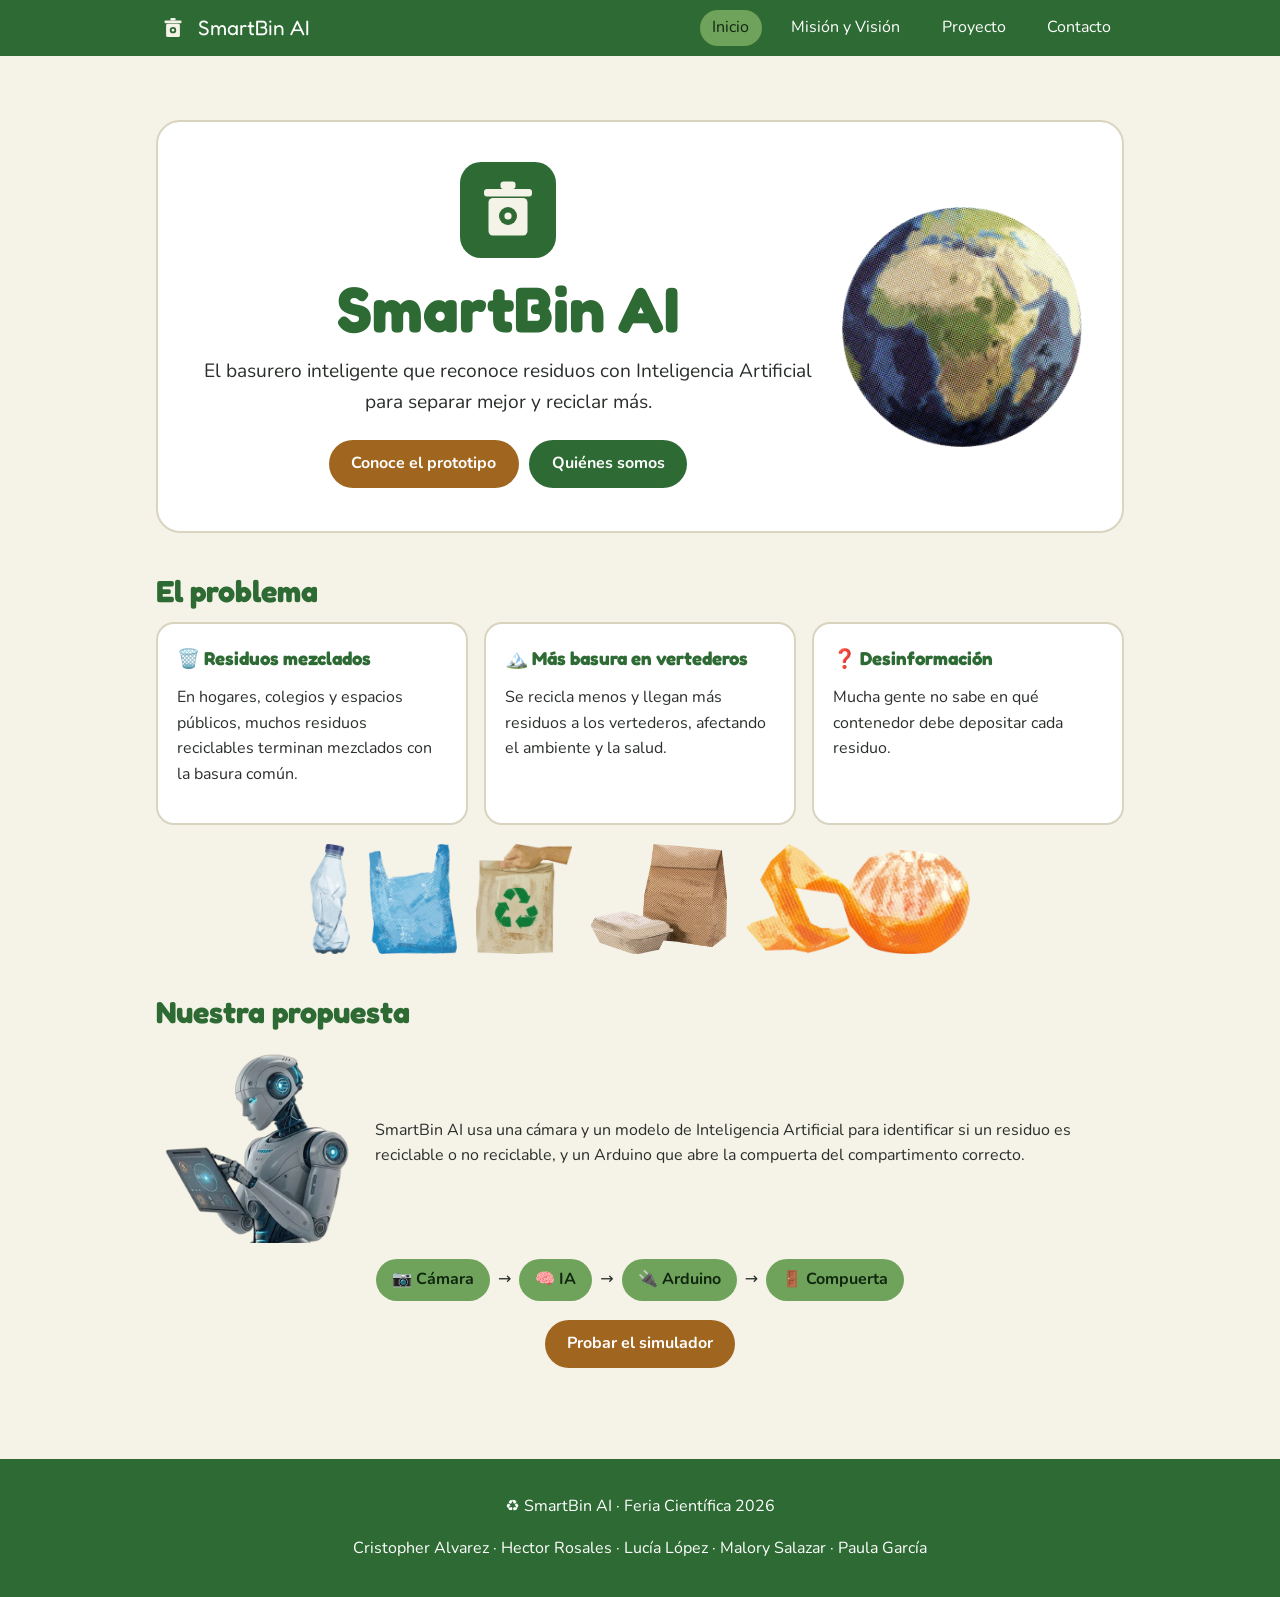
<file: index.html>
<!DOCTYPE html>
<html lang="es">
<head>
<meta charset="utf-8">
<meta name="viewport" content="width=device-width, initial-scale=1">
<title>Inicio | SmartBin AI</title>
<meta name="description" content="SmartBin AI: basurero inteligente que clasifica residuos reciclables y no reciclables con Inteligencia Artificial.">
<link rel="icon" href="assets/logo.svg" type="image/svg+xml">
<link rel="preconnect" href="https://fonts.googleapis.com">
<link rel="stylesheet" href="https://fonts.googleapis.com/css2?family=Fredoka:wght@500;600&family=Nunito:wght@400;700&display=swap">
<link rel="stylesheet" href="styles.css">
<script src="app.js" defer></script>
</head>
<body>
<header><nav>
<a class="marca" href="index.html"><img src="assets/logo.svg" alt="Logo SmartBin AI">SmartBin AI</a>
<a class="enlace activo" href="index.html">Inicio</a><a class="enlace" href="mision-vision.html">Misión y Visión</a><a class="enlace" href="proyecto.html">Proyecto</a><a class="enlace" href="contacto.html">Contacto</a>
</nav></header>
<main>

<section class="hero">
<div class="hero-wrap">
<div>
<img src="assets/logo.svg" alt="">
<h1>SmartBin AI</h1>
<p>El basurero inteligente que reconoce residuos con Inteligencia Artificial para separar mejor y reciclar más.</p>
<a class="btn" href="proyecto.html">Conoce el prototipo</a>
<a class="btn verde" href="mision-vision.html">Quiénes somos</a>
</div>
<img class="grande" src="assets/tierra.webp" alt="Planeta Tierra">
</div>
</section>

<section>
<h2>El problema</h2>
<div class="grid">
<div class="card"><h3>🗑️ Residuos mezclados</h3><p>En hogares, colegios y espacios públicos, muchos residuos reciclables terminan mezclados con la basura común.</p></div>
<div class="card"><h3>🏔️ Más basura en vertederos</h3><p>Se recicla menos y llegan más residuos a los vertederos, afectando el ambiente y la salud.</p></div>
<div class="card"><h3>❓ Desinformación</h3><p>Mucha gente no sabe en qué contenedor debe depositar cada residuo.</p></div>
</div>
<div class="tira">
<img src="assets/botella.webp" alt="Botella de plástico"><img src="assets/bolsa.webp" alt="Bolsa de plástico"><img src="assets/papel.webp" alt="Bolsa de papel"><img src="assets/cajas.webp" alt="Cajas de cartón"><img src="assets/naranja.webp" alt="Cáscara de naranja">
</div>
</section>

<section>
<h2>Nuestra propuesta</h2>
<div class="lado"><img src="assets/robot.webp" alt="Robot con inteligencia artificial"><p>SmartBin AI usa una cámara y un modelo de Inteligencia Artificial para identificar si un residuo es reciclable o no reciclable, y un Arduino que abre la compuerta del compartimento correcto.</p></div>
<div class="pipe"><span>📷 Cámara</span>→<span>🧠 IA</span>→<span>🔌 Arduino</span>→<span>🚪 Compuerta</span></div>
<p style="text-align:center"><a class="btn" href="proyecto.html#simulador">Probar el simulador</a></p>
</section>

</main>
<footer>
<p>♻️ SmartBin AI · Feria Científica <span id="anio"></span></p>
<p>Cristopher Alvarez · Hector Rosales · Lucía López · Malory Salazar · Paula García</p>
</footer>
</body>
</html>
</file>
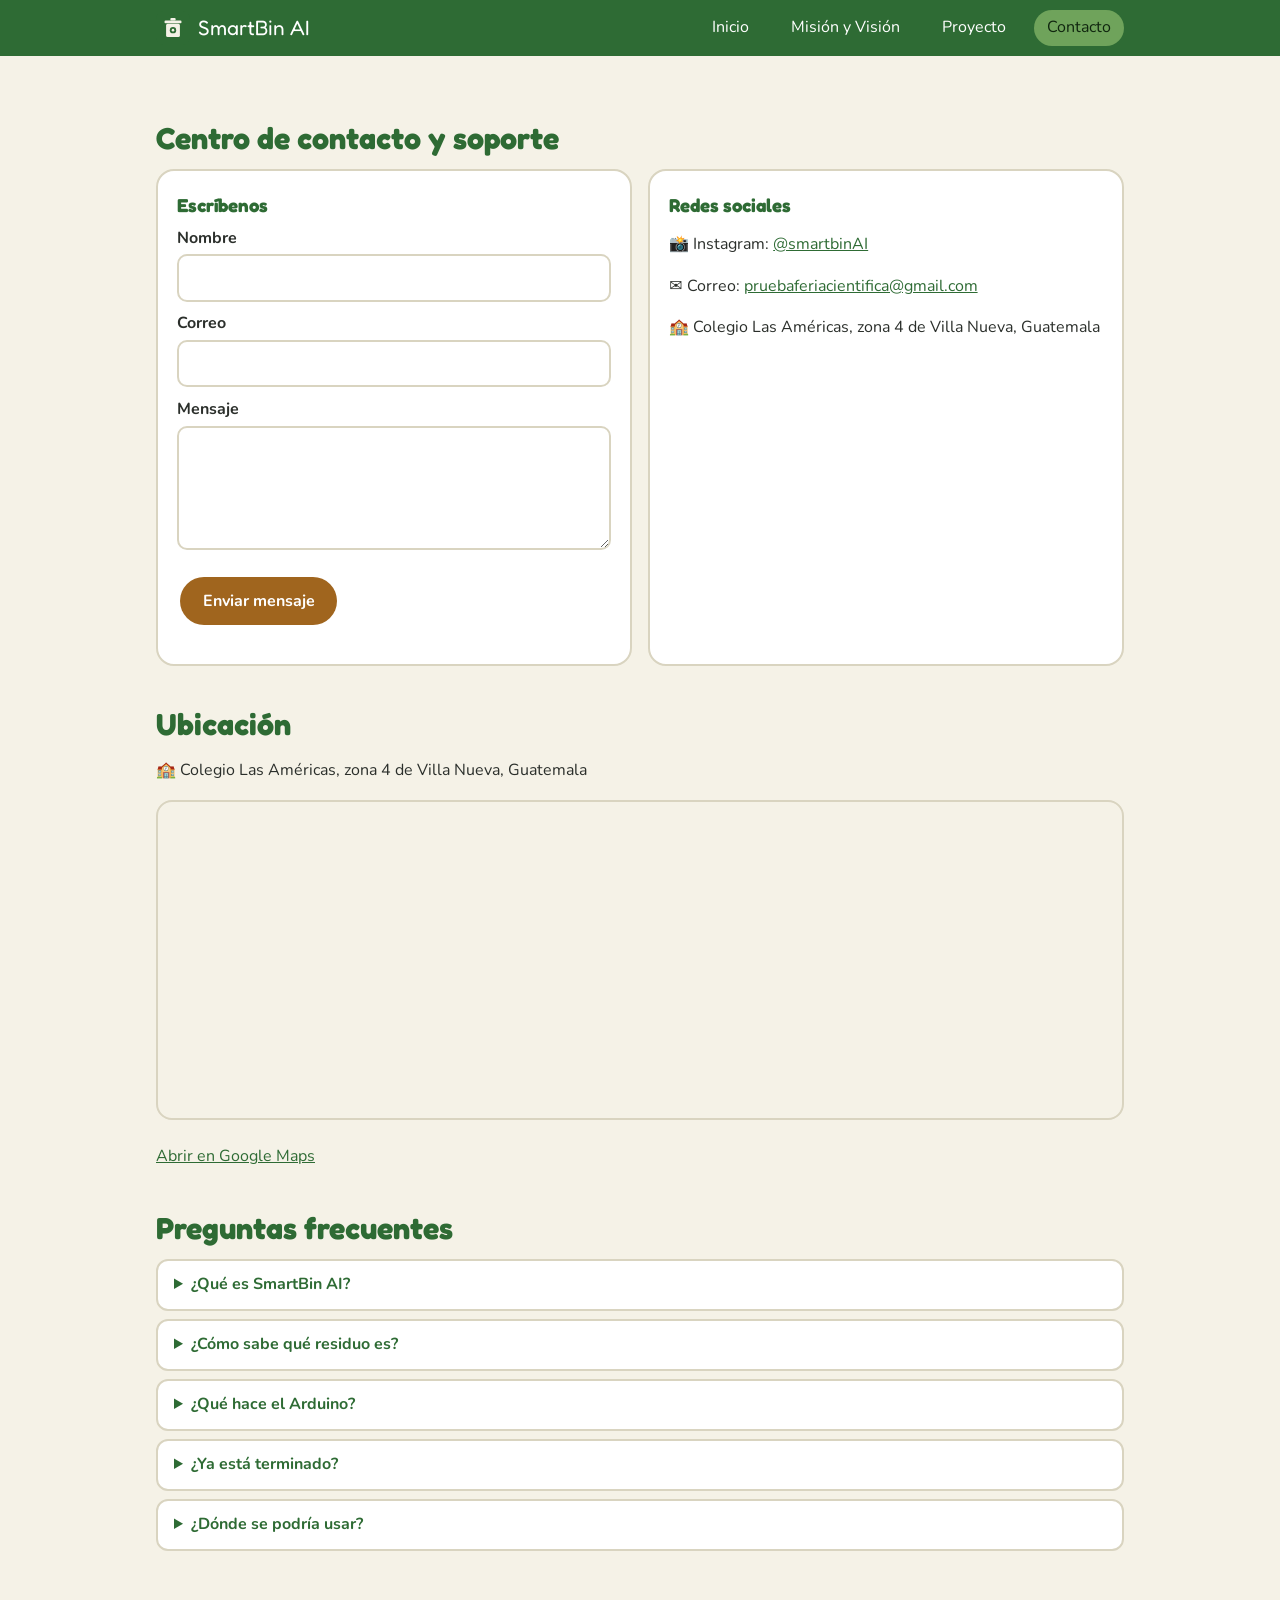
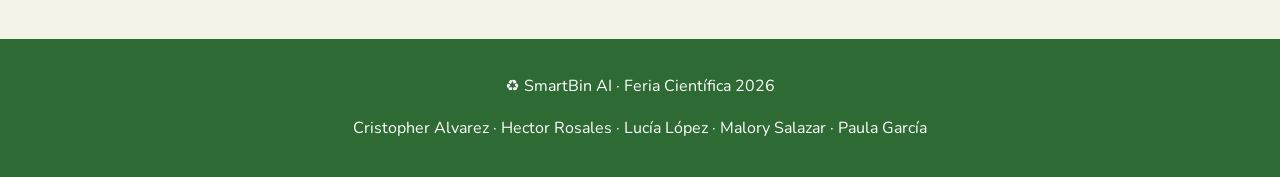
<file: contacto.html>
<!DOCTYPE html>
<html lang="es">
<head>
<meta charset="utf-8">
<meta name="viewport" content="width=device-width, initial-scale=1">
<title>Contacto | SmartBin AI</title>
<meta name="description" content="SmartBin AI: basurero inteligente que clasifica residuos reciclables y no reciclables con Inteligencia Artificial.">
<link rel="icon" href="assets/logo.svg" type="image/svg+xml">
<link rel="preconnect" href="https://fonts.googleapis.com">
<link rel="stylesheet" href="https://fonts.googleapis.com/css2?family=Fredoka:wght@500;600&family=Nunito:wght@400;700&display=swap">
<link rel="stylesheet" href="styles.css">
<script src="app.js" defer></script>
</head>
<body>
<header><nav>
<a class="marca" href="index.html"><img src="assets/logo.svg" alt="Logo SmartBin AI">SmartBin AI</a>
<a class="enlace" href="index.html">Inicio</a><a class="enlace" href="mision-vision.html">Misión y Visión</a><a class="enlace" href="proyecto.html">Proyecto</a><a class="enlace activo" href="contacto.html">Contacto</a>
</nav></header>
<main>

<section>
<h2>Centro de contacto y soporte</h2>
<div class="grid">
<div class="card">
<h3>Escríbenos</h3>
<form id="form-contacto">
<label for="nombre">Nombre</label><input id="nombre" name="nombre" required>
<label for="correo">Correo</label><input id="correo" name="correo" type="email" required>
<label for="mensaje">Mensaje</label><textarea id="mensaje" name="mensaje" rows="4" required></textarea>
<p><button class="btn" type="submit">Enviar mensaje</button></p>
<p id="estado-form" aria-live="polite"></p>
</form>
</div>
<div class="card">
<h3>Redes sociales</h3>
<p>📸 Instagram: <a href="https://www.instagram.com/smartbinAI/" target="_blank" rel="noopener">@smartbinAI</a></p>
<p>✉️ Correo: <a href="mailto:pruebaferiacientifica@gmail.com">pruebaferiacientifica@gmail.com</a></p>
<p>🏫 Colegio Las Américas, zona 4 de Villa Nueva, Guatemala</p>
</div>
</div>
</section>

<section>
<h2>Ubicación</h2>
<p>🏫 Colegio Las Américas, zona 4 de Villa Nueva, Guatemala</p>
<iframe class="mapa" title="Mapa del Colegio Las Américas" loading="lazy" src="https://www.google.com/maps?q=Colegio+Las+Americas+zona+4+Villa+Nueva+Guatemala&amp;output=embed"></iframe>
<p><a href="https://www.google.com/maps/search/?api=1&amp;query=Colegio+Las+Americas+zona+4+Villa+Nueva+Guatemala" target="_blank" rel="noopener">Abrir en Google Maps</a></p>
</section>

<section>
<h2>Preguntas frecuentes</h2>
<details><summary>¿Qué es SmartBin AI?</summary><p>Un prototipo de basurero inteligente que usa una cámara y Inteligencia Artificial para clasificar residuos como reciclables o no reciclables.</p></details>
<details><summary>¿Cómo sabe qué residuo es?</summary><p>El modelo de IA se entrena con muchas imágenes de residuos ya clasificadas. Luego analiza imágenes nuevas y decide la categoría con cierto nivel de certeza.</p></details>
<details><summary>¿Qué hace el Arduino?</summary><p>Recibe la señal de la computadora y activa un servomotor que abre la compuerta del compartimento correcto.</p></details>
<details><summary>¿Ya está terminado?</summary><p>Es un prototipo que aún debe ser probado. Evaluaremos su precisión contando aciertos y desaciertos.</p></details>
<details><summary>¿Dónde se podría usar?</summary><p>En colegios, hogares y espacios públicos.</p></details>
</section>

</main>
<footer>
<p>♻️ SmartBin AI · Feria Científica <span id="anio"></span></p>
<p>Cristopher Alvarez · Hector Rosales · Lucía López · Malory Salazar · Paula García</p>
</footer>
</body>
</html>
</file>
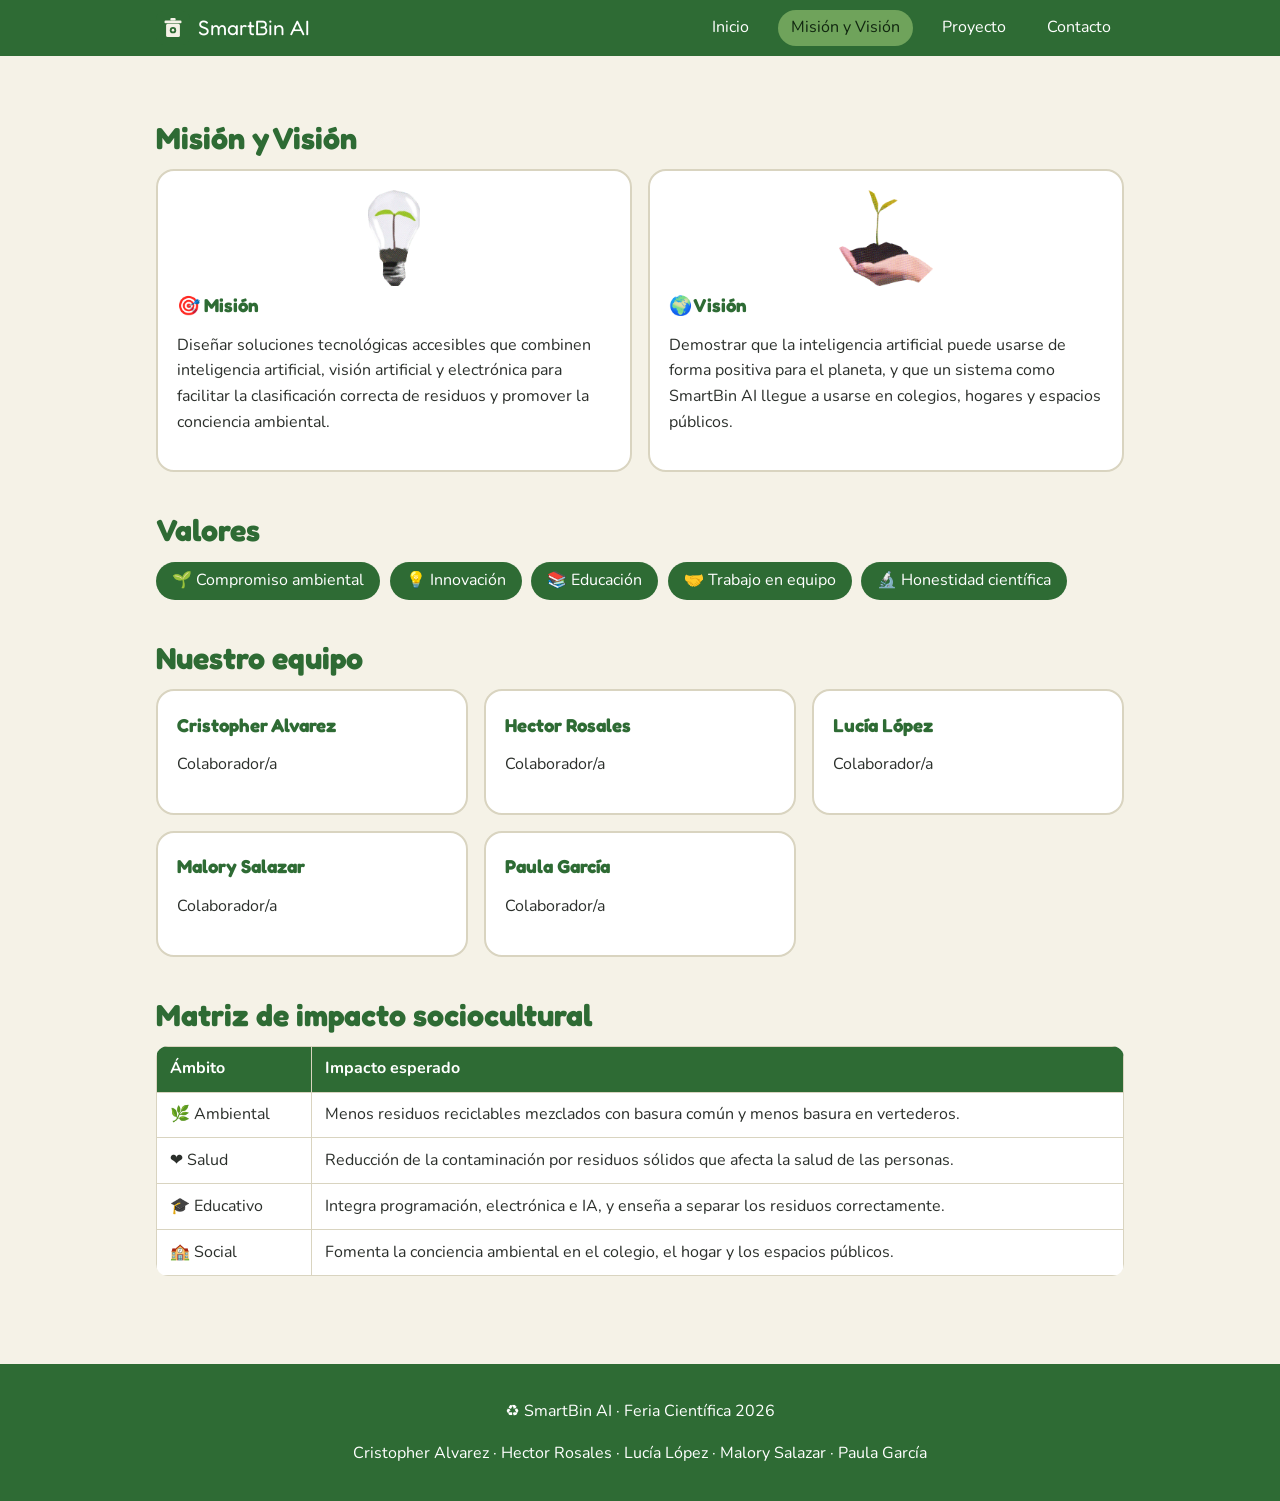
<file: mision-vision.html>
<!DOCTYPE html>
<html lang="es">
<head>
<meta charset="utf-8">
<meta name="viewport" content="width=device-width, initial-scale=1">
<title>Misión y Visión | SmartBin AI</title>
<meta name="description" content="SmartBin AI: basurero inteligente que clasifica residuos reciclables y no reciclables con Inteligencia Artificial.">
<link rel="icon" href="assets/logo.svg" type="image/svg+xml">
<link rel="preconnect" href="https://fonts.googleapis.com">
<link rel="stylesheet" href="https://fonts.googleapis.com/css2?family=Fredoka:wght@500;600&family=Nunito:wght@400;700&display=swap">
<link rel="stylesheet" href="styles.css">
<script src="app.js" defer></script>
</head>
<body>
<header><nav>
<a class="marca" href="index.html"><img src="assets/logo.svg" alt="Logo SmartBin AI">SmartBin AI</a>
<a class="enlace" href="index.html">Inicio</a><a class="enlace activo" href="mision-vision.html">Misión y Visión</a><a class="enlace" href="proyecto.html">Proyecto</a><a class="enlace" href="contacto.html">Contacto</a>
</nav></header>
<main>

<section>
<h2>Misión y Visión</h2>
<div class="grid">
<div class="card"><img class="icono" src="assets/bombilla.webp" alt=""><h3>🎯 Misión</h3><p>Diseñar soluciones tecnológicas accesibles que combinen inteligencia artificial, visión artificial y electrónica para facilitar la clasificación correcta de residuos y promover la conciencia ambiental.</p></div>
<div class="card"><img class="icono" src="assets/brote.webp" alt=""><h3>🌍 Visión</h3><p>Demostrar que la inteligencia artificial puede usarse de forma positiva para el planeta, y que un sistema como SmartBin AI llegue a usarse en colegios, hogares y espacios públicos.</p></div>
</div>
</section>

<section>
<h2>Valores</h2>
<div class="chips"><span>🌱 Compromiso ambiental</span><span>💡 Innovación</span><span>📚 Educación</span><span>🤝 Trabajo en equipo</span><span>🔬 Honestidad científica</span></div>
</section>

<section>
<h2>Nuestro equipo</h2>
<div class="grid">
<div class="card"><h3>Cristopher Alvarez</h3><p>Colaborador/a</p></div>
<div class="card"><h3>Hector Rosales</h3><p>Colaborador/a</p></div>
<div class="card"><h3>Lucía López</h3><p>Colaborador/a</p></div>
<div class="card"><h3>Malory Salazar</h3><p>Colaborador/a</p></div>
<div class="card"><h3>Paula García</h3><p>Colaborador/a</p></div>
</div>
</section>

<section>
<h2>Matriz de impacto sociocultural</h2>
<div class="table-wrap"><table>
<tr><th>Ámbito</th><th>Impacto esperado</th></tr>
<tr><td>🌿 Ambiental</td><td>Menos residuos reciclables mezclados con basura común y menos basura en vertederos.</td></tr>
<tr><td>❤️ Salud</td><td>Reducción de la contaminación por residuos sólidos que afecta la salud de las personas.</td></tr>
<tr><td>🎓 Educativo</td><td>Integra programación, electrónica e IA, y enseña a separar los residuos correctamente.</td></tr>
<tr><td>🏫 Social</td><td>Fomenta la conciencia ambiental en el colegio, el hogar y los espacios públicos.</td></tr>
</table></div>
</section>

</main>
<footer>
<p>♻️ SmartBin AI · Feria Científica <span id="anio"></span></p>
<p>Cristopher Alvarez · Hector Rosales · Lucía López · Malory Salazar · Paula García</p>
</footer>
</body>
</html>
</file>
<file: styles.css>
:root{--verde:#2E6B34;--hoja:#6FA35B;--marron:#A0651E;--crema:#F5F2E7;--texto:#2B2F2B;--tarjeta:#fff;--borde:#d9d4c0}
*{box-sizing:border-box}
html{scroll-behavior:smooth}
body{margin:0;font-family:'Nunito',system-ui,Arial,sans-serif;background:var(--crema);color:var(--texto);line-height:1.6}
h1,h2,h3{font-family:'Fredoka',system-ui,Arial,sans-serif;color:var(--verde);line-height:1.2}
h2{font-size:1.9rem;margin:0 0 .8rem}
a{color:var(--verde)}
header{background:var(--verde);position:sticky;top:0;z-index:10}
nav{max-width:1000px;margin:auto;display:flex;flex-wrap:wrap;align-items:center;gap:.4rem 1rem;padding:.6rem 1rem}
nav .marca{display:flex;align-items:center;gap:.5rem;color:#fff;font-family:'Fredoka',sans-serif;font-size:1.3rem;text-decoration:none;margin-right:auto}
nav .marca img{width:34px;height:34px}
nav a.enlace{color:#fff;text-decoration:none;padding:.35rem .8rem;border-radius:999px}
nav a.enlace:hover,nav a.activo{background:var(--hoja);color:#10260f}
main{max-width:1000px;margin:auto;padding:1.5rem 1rem 3rem}
section{margin:2.5rem 0}
.hero{text-align:center;padding:2.5rem 1rem;background:var(--tarjeta);border:2px solid var(--borde);border-radius:24px}
.hero img{width:96px}
.hero h1{font-size:clamp(2.4rem,7vw,4rem);margin:.3rem 0}
.hero p{font-size:1.2rem;max-width:620px;margin:.5rem auto 1.2rem}
.btn{display:inline-block;background:var(--marron);color:#fff;border:0;padding:.7rem 1.4rem;border-radius:999px;font:inherit;font-weight:700;text-decoration:none;cursor:pointer;margin:.2rem;transition:transform .15s,background .15s}
.btn:hover{background:#7d4d13;transform:translateY(-2px)}
.btn.verde{background:var(--verde)}
.btn.verde:hover{background:#1f4a24}
.grid{display:grid;grid-template-columns:repeat(auto-fit,minmax(240px,1fr));gap:1rem}
.card{background:var(--tarjeta);border:2px solid var(--borde);border-radius:18px;padding:1.2rem;transition:transform .15s,box-shadow .15s}
.card:hover{transform:translateY(-3px);box-shadow:0 8px 18px rgba(46,107,52,.15)}
.card h3{margin:.2rem 0 .4rem}
.pipe{display:flex;flex-wrap:wrap;gap:.5rem;align-items:center;justify-content:center;margin:1rem 0}
.pipe span{background:var(--hoja);color:#10260f;font-weight:700;padding:.5rem 1rem;border-radius:999px}
.chips{display:flex;flex-wrap:wrap;gap:.6rem}
.chips span{background:var(--verde);color:#fff;padding:.4rem 1rem;border-radius:999px}
.table-wrap{overflow-x:auto}
table{border-collapse:collapse;width:100%;background:var(--tarjeta);border-radius:12px;overflow:hidden}
th,td{padding:.6rem .8rem;border:1px solid var(--borde);text-align:left;vertical-align:top}
th{background:var(--verde);color:#fff}
tr:hover td{background:#eef5e9}
ol.pasos{counter-reset:p;list-style:none;padding:0;display:grid;gap:.6rem}
ol.pasos li{counter-increment:p;background:var(--tarjeta);border:2px solid var(--borde);border-radius:14px;padding:.6rem 1rem .6rem 3.2rem;position:relative}
ol.pasos li::before{content:counter(p);position:absolute;left:.8rem;top:.5rem;width:1.8rem;height:1.8rem;border-radius:50%;background:var(--marron);color:#fff;text-align:center;font-weight:700}
.sim{display:grid;grid-template-columns:repeat(auto-fit,minmax(280px,1fr));gap:1rem}
label{display:block;font-weight:700;margin:.6rem 0 .2rem}
select,input,textarea{width:100%;padding:.55rem;border:2px solid var(--borde);border-radius:10px;font:inherit;background:#fff}
.bins{display:flex;gap:1.2rem;justify-content:center;margin:1rem 0}
.bin{width:90px;text-align:center;font-weight:700}
.bin .cuerpo{height:90px;border-radius:8px 8px 14px 14px;position:relative;margin-top:14px}
.bin .tapa{height:12px;border-radius:6px;transform-origin:left bottom;transition:transform .5s;margin:0 -4px}
.bin.rec .cuerpo,.bin.rec .tapa{background:var(--hoja)}
.bin.no .cuerpo,.bin.no .tapa{background:#6b6f6b}
.bin.abierta .tapa{transform:rotate(-55deg)}
.bin.abierta .cuerpo{box-shadow:0 0 0 4px var(--marron)}
.resultado{background:#eef5e9;border-left:6px solid var(--verde);padding:.8rem 1rem;border-radius:10px;min-height:3.2rem}
pre{background:#1f2a20;color:#e9f3e3;padding:1rem;border-radius:12px;overflow-x:auto;font-size:.85rem;max-height:420px}
.video{position:relative;padding-top:56.25%;background:#dcd8c4;border-radius:16px;overflow:hidden}
.video iframe,.video p{position:absolute;inset:0;width:100%;height:100%;border:0;display:flex;align-items:center;justify-content:center;margin:0;text-align:center;padding:1rem}
iframe.mapa{width:100%;height:320px;border:2px solid var(--borde);border-radius:16px}
details{background:var(--tarjeta);border:2px solid var(--borde);border-radius:12px;padding:.7rem 1rem;margin:.5rem 0}
summary{cursor:pointer;font-weight:700;color:var(--verde)}
.aviso{background:#fff4dd;border-left:6px solid var(--marron);padding:.7rem 1rem;border-radius:10px}
footer{background:var(--verde);color:#fff;text-align:center;padding:1.2rem 1rem}
footer a{color:#fff}
@media(max-width:600px){h2{font-size:1.5rem}.bins{gap:.6rem}}

.hero-wrap{display:flex;flex-wrap:wrap;align-items:center;justify-content:center;gap:1.5rem}
.hero-wrap img.grande{width:min(240px,70%);height:auto}
.tira{display:flex;flex-wrap:wrap;gap:1.2rem;align-items:flex-end;justify-content:center;margin:1.2rem 0}
.tira img{height:110px;width:auto}
.tira figure{margin:0;text-align:center;font-size:.85rem;font-weight:700}
.tira figure img{display:block;margin:0 auto .3rem}
.lado{display:flex;flex-wrap:wrap;gap:1.2rem;align-items:center}
.lado img{width:200px;max-width:100%;height:auto}
.lado p{flex:1;min-width:240px;margin:0}
.card img.icono{height:96px;width:auto;display:block;margin:0 auto .5rem}
</file>
